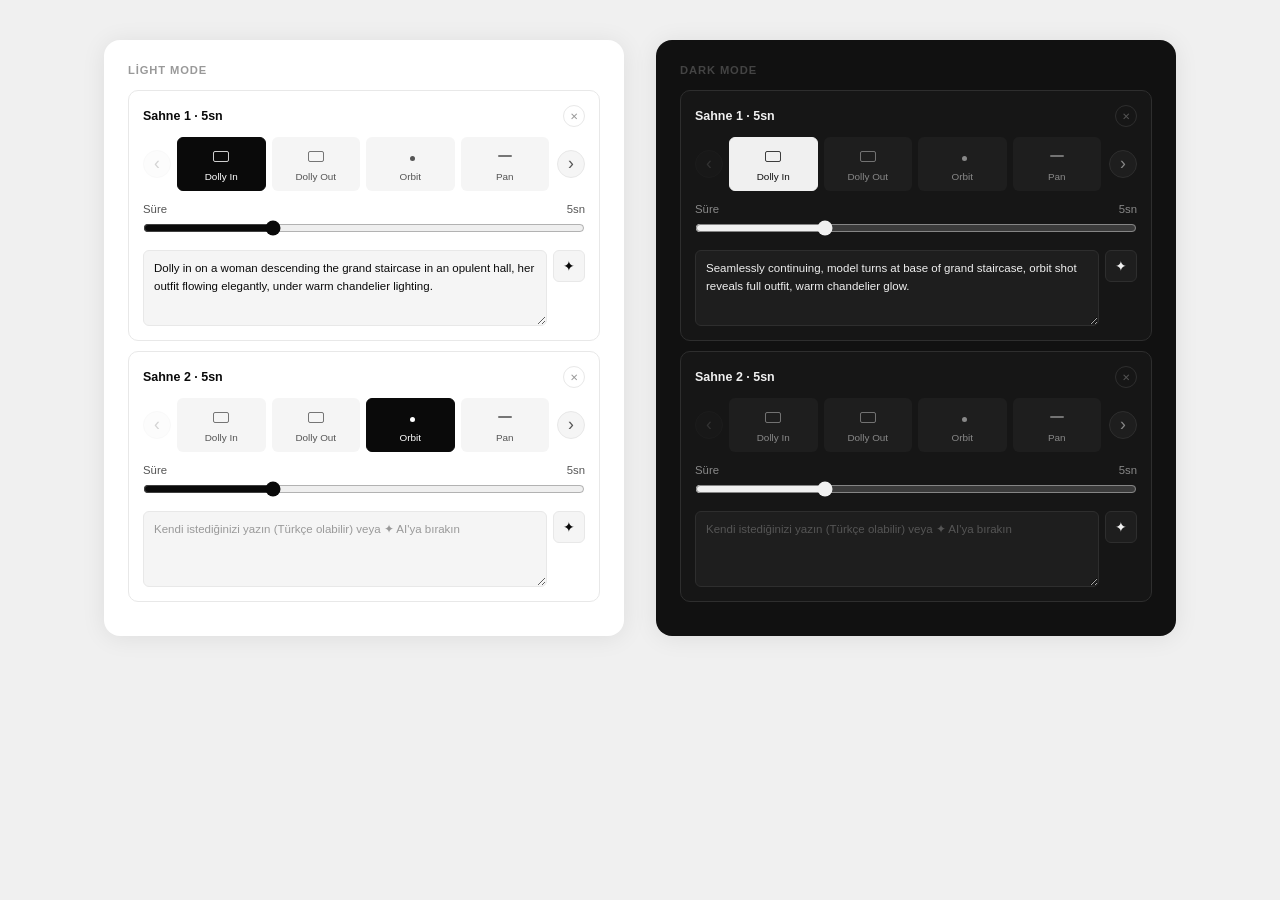
<file: preview.html>
<!DOCTYPE html>
<html lang="tr">
<head>
<meta charset="UTF-8">
<meta name="viewport" content="width=device-width, initial-scale=1.0">
<title>Shot Card Preview</title>
<style>
  * { box-sizing: border-box; margin: 0; padding: 0; }
  body {
    font-family: 'Inter', -apple-system, BlinkMacSystemFont, sans-serif;
    background: #f0f0f0;
    display: flex;
    align-items: flex-start;
    justify-content: center;
    padding: 40px 20px;
    gap: 32px;
    flex-wrap: wrap;
  }

  :root {
    --bg-secondary: #f5f5f5;
    --bg-card: #ffffff;
    --border-subtle: #e8e8e8;
    --text-primary: #0a0a0a;
    --text-secondary: #555;
    --text-muted: #999;
    --accent: #0a0a0a;
    --radius-sm: 6px;
    --radius-md: 10px;
    --transition-fast: 0.15s ease;
  }

  .preview-box {
    background: #fff;
    border-radius: 16px;
    padding: 24px;
    width: 520px;
    box-shadow: 0 2px 24px rgba(0,0,0,0.08);
  }
  .preview-label {
    font-size: 0.7rem;
    font-weight: 700;
    letter-spacing: 0.08em;
    color: #999;
    text-transform: uppercase;
    margin-bottom: 14px;
  }

  /* ─── Shot Card ─── */
  .shot-card {
    background: var(--bg-card);
    border: 1px solid var(--border-subtle);
    border-radius: var(--radius-md);
    padding: 14px;
    margin-bottom: 10px;
  }
  .shot-card-header {
    display: flex;
    align-items: center;
    justify-content: space-between;
    margin-bottom: 10px;
  }
  .shot-card-title {
    font-size: 0.78rem;
    font-weight: 600;
    color: var(--text-primary);
  }
  .shot-remove-btn {
    width: 22px; height: 22px;
    background: none;
    border: 1px solid var(--border-subtle);
    border-radius: 50%;
    cursor: pointer;
    font-size: 0.6rem;
    color: var(--text-muted);
    display: flex; align-items: center; justify-content: center;
  }
  .shot-remove-btn:hover { background: #fee2e2; border-color: #fca5a5; color: #dc2626; }

  /* ─── Carousel ─── */
  .cam-carousel {
    display: flex;
    align-items: center;
    gap: 6px;
  }
  .cam-nav-btn {
    flex-shrink: 0;
    width: 28px; height: 28px;
    background: var(--bg-secondary);
    border: 1px solid var(--border-subtle);
    border-radius: 50%;
    cursor: pointer;
    font-size: 1.1rem;
    color: var(--text-secondary);
    display: flex; align-items: center; justify-content: center;
    line-height: 1;
    transition: background var(--transition-fast), color var(--transition-fast), border-color var(--transition-fast);
    user-select: none;
  }
  .cam-nav-btn:hover:not(:disabled) { background: var(--accent); color: #fff; border-color: var(--accent); }
  .cam-nav-btn:disabled { opacity: 0.25; cursor: default; }

  .cam-track-wrapper { flex: 1; overflow: hidden; }
  .cam-track {
    display: flex;
    gap: 6px;
    transition: transform 0.25s cubic-bezier(0.4, 0, 0.2, 1);
  }

  /* ─── Cam Button ─── */
  .cam-btn {
    flex: 0 0 calc(25% - 5px);
    display: flex;
    flex-direction: column;
    align-items: center;
    gap: 5px;
    padding: 8px 4px;
    background: var(--bg-secondary);
    border: 1.5px solid transparent;
    border-radius: var(--radius-sm);
    cursor: pointer;
    font-size: 0.62rem;
    font-weight: 500;
    color: var(--text-secondary);
    transition: border-color var(--transition-fast), background var(--transition-fast), color var(--transition-fast);
    white-space: nowrap;
  }
  .cam-btn:hover { border-color: #d1d5db; color: var(--text-primary); }
  .cam-btn.active { border-color: var(--accent); background: var(--accent); color: #fff; }

  /* ─── Cam Anim Icons ─── */
  .cam-anim { width: 28px; height: 20px; display: flex; align-items: center; justify-content: center; position: relative; }
  .cam-anim-inner { width: 16px; height: 11px; border: 1.5px solid currentColor; border-radius: 2px; opacity: 0.8; }

  .dolly-in-inner  { animation: dollyIn  1.4s ease-in-out infinite; }
  .dolly-out-inner { animation: dollyOut 1.4s ease-in-out infinite; }
  @keyframes dollyIn  { 0%,100%{transform:scale(1)}   50%{transform:scale(0.58)} }
  @keyframes dollyOut { 0%,100%{transform:scale(0.58)} 50%{transform:scale(1)} }

  .orbit-dot {
    width: 5px; height: 5px; border-radius: 50%;
    background: currentColor;
    position: absolute; left: 50%; top: 50%;
    animation: orbitAnim 1.6s linear infinite;
    transform-origin: 0 0;
  }
  @keyframes orbitAnim { from{transform:rotate(0deg) translateX(9px)} to{transform:rotate(360deg) translateX(9px)} }

  .pan-line { width: 14px; height: 2px; background: currentColor; border-radius: 1px; opacity: 0.8; animation: panAnim 1.4s ease-in-out infinite; }
  @keyframes panAnim { 0%,100%{transform:translateX(-4px)} 50%{transform:translateX(4px)} }

  .tilt-line { width: 2px; height: 14px; background: currentColor; border-radius: 1px; opacity: 0.8; animation: tiltAnim 1.4s ease-in-out infinite; }
  @keyframes tiltAnim { 0%,100%{transform:translateY(3px)} 50%{transform:translateY(-3px)} }

  .tracking-rect { width: 11px; height: 9px; border: 1.5px solid currentColor; border-radius: 2px; opacity: 0.8; animation: trackingAnim 1.4s ease-in-out infinite; }
  @keyframes trackingAnim { 0%,100%{transform:translateX(-4px)} 50%{transform:translateX(4px)} }

  .crane-rect { width: 11px; height: 9px; border: 1.5px solid currentColor; border-radius: 2px; opacity: 0.8; animation: craneAnim 1.4s ease-in-out infinite; }
  @keyframes craneAnim { 0%,100%{transform:translateY(3px)} 50%{transform:translateY(-3px)} }

  .static-rect { width: 14px; height: 10px; border: 1.5px solid currentColor; border-radius: 2px; opacity: 0.8; }

  /* ─── Duration ─── */
  .shot-dur-row { margin-top: 12px; }
  .shot-dur-labels { display: flex; justify-content: space-between; font-size: 0.71rem; color: var(--text-secondary); margin-bottom: 5px; }
  input[type=range] { width: 100%; accent-color: var(--accent); cursor: pointer; }

  /* ─── Desc Row ─── */
  .shot-desc-row { display: flex; gap: 6px; align-items: flex-start; margin-top: 10px; }
  .shot-desc {
    flex: 1;
    font-family: inherit;
    font-size: 0.72rem;
    line-height: 1.6;
    color: var(--text-primary);
    background: var(--bg-secondary);
    border: 1px solid var(--border-subtle);
    border-radius: var(--radius-sm);
    padding: 8px 10px;
    resize: vertical;
    min-height: 76px;
    outline: none;
    transition: border-color var(--transition-fast);
  }
  .shot-desc:focus { border-color: var(--accent); }
  .shot-desc::placeholder { color: var(--text-muted); }
  .shot-ai-btn {
    flex-shrink: 0;
    width: 32px; height: 32px;
    background: var(--bg-secondary);
    border: 1px solid var(--border-subtle);
    border-radius: var(--radius-sm);
    color: var(--accent);
    font-size: 0.85rem;
    cursor: pointer;
    display: flex; align-items: center; justify-content: center;
    transition: background var(--transition-fast), color var(--transition-fast), border-color var(--transition-fast);
  }
  .shot-ai-btn:hover { background: var(--accent); color: #fff; border-color: var(--accent); }

  /* ─── Dark Mode ─── */
  .dark-box {
    --bg-secondary: #1e1e1e;
    --bg-card: #161616;
    --border-subtle: #2e2e2e;
    --text-primary: #f0f0f0;
    --text-secondary: #888;
    --text-muted: #555;
    --accent: #f0f0f0;
    background: #111;
    color: #f0f0f0;
  }
  .dark-box .cam-btn.active { background: #f0f0f0; color: #111; border-color: #f0f0f0; }
  .dark-box .shot-ai-btn:hover { background: #f0f0f0; color: #111; border-color: #f0f0f0; }
</style>
</head>
<body>

<!-- ── Light Mode ── -->
<div class="preview-box">
  <div class="preview-label">Light Mode</div>
  <div id="shot-0" class="shot-card"></div>
  <div id="shot-1" class="shot-card"></div>
</div>

<!-- ── Dark Mode ── -->
<div class="preview-box dark-box">
  <div class="preview-label" style="color:#444">Dark Mode</div>
  <div id="shot-2" class="shot-card"></div>
  <div id="shot-3" class="shot-card"></div>
</div>

<script>
const CAM_MOVES = [
  { value: "dolly_in",  label: "Dolly In",  icon: '<div class="cam-anim-inner dolly-in-inner"></div>' },
  { value: "dolly_out", label: "Dolly Out", icon: '<div class="cam-anim-inner dolly-out-inner"></div>' },
  { value: "orbit",     label: "Orbit",     icon: '<div class="orbit-dot"></div>' },
  { value: "pan",       label: "Pan",       icon: '<div class="pan-line"></div>' },
  { value: "tilt_up",   label: "Tilt Up",   icon: '<div class="tilt-line"></div>' },
  { value: "tracking",  label: "Tracking",  icon: '<div class="tracking-rect"></div>' },
  { value: "crane",     label: "Crane",     icon: '<div class="crane-rect"></div>' },
  { value: "static",    label: "Static",    icon: '<div class="static-rect"></div>' },
];

const PAGE = 4;
const MAX_OFFSET = CAM_MOVES.length - PAGE; // = 4

const state = {};

function buildCard(containerId, shotIdx, activeMove, defaultDesc) {
  const el = document.getElementById(containerId);
  state[shotIdx] = { offset: 0, active: activeMove };

  el.innerHTML = `
    <div class="shot-card-header">
      <span class="shot-card-title">Sahne ${shotIdx % 2 + 1} · <span id="dur-${shotIdx}">5</span>sn</span>
      <button class="shot-remove-btn">✕</button>
    </div>

    <div class="cam-carousel">
      <button class="cam-nav-btn" id="prev-${shotIdx}" onclick="shiftPage(${shotIdx},-1)">‹</button>
      <div class="cam-track-wrapper">
        <div class="cam-track" id="track-${shotIdx}">
          ${CAM_MOVES.map((cm, i) => `
            <button class="cam-btn${cm.value === activeMove ? ' active' : ''}"
                    id="btn-${shotIdx}-${i}"
                    onclick="pickCam(${shotIdx},${i})">
              <div class="cam-anim">${cm.icon}</div>
              <span>${cm.label}</span>
            </button>
          `).join('')}
        </div>
      </div>
      <button class="cam-nav-btn" id="next-${shotIdx}" onclick="shiftPage(${shotIdx},1)">›</button>
    </div>

    <div class="shot-dur-row">
      <div class="shot-dur-labels"><span>Süre</span><span><span id="dur2-${shotIdx}">5</span>sn</span></div>
      <input type="range" min="3" max="10" value="5" oninput="updateDur(${shotIdx},this.value)">
    </div>

    <div class="shot-desc-row">
      <textarea class="shot-desc" placeholder="Kendi istediğinizi yazın (Türkçe olabilir) veya ✦ AI'ya bırakın">${defaultDesc}</textarea>
      <button class="shot-ai-btn" title="AI ile sinematik prompt üret">✦</button>
    </div>
  `;

  updateNav(shotIdx);
}

function shiftPage(idx, dir) {
  state[idx].offset = Math.max(0, Math.min(MAX_OFFSET, state[idx].offset + PAGE * dir));
  applyTranslate(idx);
  updateNav(idx);
}

function applyTranslate(idx) {
  const track = document.getElementById(`track-${idx}`);
  const wrapper = track.parentElement;
  const btnW = (wrapper.offsetWidth + 6) / PAGE; // +6 gap
  track.style.transform = `translateX(-${state[idx].offset * btnW}px)`;
}

function updateNav(idx) {
  document.getElementById(`prev-${idx}`).disabled = state[idx].offset === 0;
  document.getElementById(`next-${idx}`).disabled = state[idx].offset >= MAX_OFFSET;
}

function pickCam(idx, btnIdx) {
  CAM_MOVES.forEach((_, i) => {
    document.getElementById(`btn-${idx}-${i}`)?.classList.remove('active');
  });
  document.getElementById(`btn-${idx}-${btnIdx}`)?.classList.add('active');
  state[idx].active = CAM_MOVES[btnIdx].value;
}

function updateDur(idx, val) {
  document.getElementById(`dur-${idx}`).textContent = val;
  document.getElementById(`dur2-${idx}`).textContent = val;
}

window.addEventListener('resize', () => {
  Object.keys(state).forEach(idx => applyTranslate(Number(idx)));
});

// Build all cards
buildCard('shot-0', 0, 'dolly_in',
  'Dolly in on a woman descending the grand staircase in an opulent hall, her outfit flowing elegantly, under warm chandelier lighting.');
buildCard('shot-1', 1, 'orbit', '');
buildCard('shot-2', 2, 'dolly_in',
  'Seamlessly continuing, model turns at base of grand staircase, orbit shot reveals full outfit, warm chandelier glow.');
buildCard('shot-3', 3, 'tracking', '');
</script>
</body>
</html>
</file>
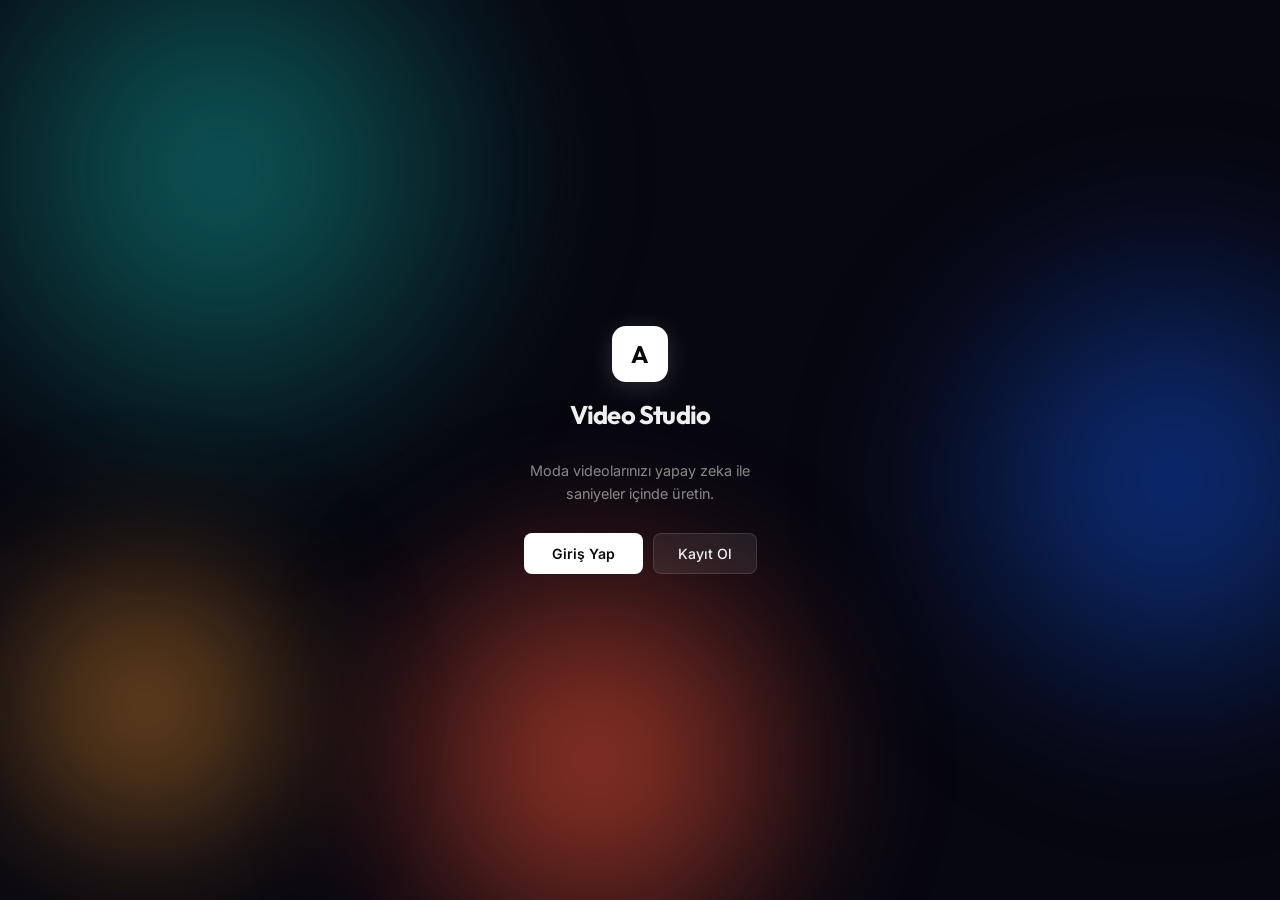
<file: frontend/login.html>
<!DOCTYPE html>
<html lang="tr">
<head>
    <meta charset="UTF-8">
    <meta name="viewport" content="width=device-width, initial-scale=1.0">
    <title>Giriş — Antigravity Video Studio</title>
    <link rel="preconnect" href="https://fonts.googleapis.com">
    <link rel="preconnect" href="https://fonts.gstatic.com" crossorigin>
    <link href="https://fonts.googleapis.com/css2?family=Inter:wght@400;500;600;700&family=Outfit:wght@600;700&display=swap" rel="stylesheet">
    <style>
        *, *::before, *::after { margin: 0; padding: 0; box-sizing: border-box; }

        :root {
            --text: #f0f0f0;
            --text-muted: #888;
            --input-bg: rgba(255, 255, 255, 0.05);
            --input-border: rgba(255, 255, 255, 0.1);
            --font: 'Inter', sans-serif;
            --font-display: 'Outfit', sans-serif;
        }

        body {
            font-family: var(--font);
            background: #070710;
            color: var(--text);
            min-height: 100vh;
            display: flex;
            align-items: center;
            justify-content: center;
            -webkit-font-smoothing: antialiased;
            overflow: hidden;
        }

        /* ── Mesh Gradient Background ── */
        #bg-shader {
            position: fixed;
            inset: 0;
            z-index: 0;
            background: #070710;
            overflow: hidden;
        }

        .bg-blob {
            position: absolute;
            border-radius: 50%;
            filter: blur(55px);
            will-change: transform;
        }

        .bg-blob-1 {
            width: 700px; height: 700px;
            background: radial-gradient(circle, #0d5e5e 0%, transparent 70%);
            top: -20%; left: -10%;
            animation: blob1 14s ease-in-out infinite alternate;
        }
        .bg-blob-2 {
            width: 600px; height: 600px;
            background: radial-gradient(circle, #0d3080 0%, transparent 70%);
            top: 20%; right: -15%;
            animation: blob2 11s ease-in-out infinite alternate;
        }
        .bg-blob-3 {
            width: 550px; height: 550px;
            background: radial-gradient(circle, #a03828 0%, transparent 70%);
            bottom: -15%; left: 25%;
            animation: blob3 16s ease-in-out infinite alternate;
        }
        .bg-blob-4 {
            width: 420px; height: 420px;
            background: radial-gradient(circle, #7a4e20 0%, transparent 70%);
            top: 55%; left: -5%;
            animation: blob4 9s ease-in-out infinite alternate;
        }

        @keyframes blob1 { from{transform:translate(0,0) scale(1)} to{transform:translate(12%,18%) scale(1.15)} }
        @keyframes blob2 { from{transform:translate(0,0) scale(1)} to{transform:translate(-10%,-14%) scale(0.88)} }
        @keyframes blob3 { from{transform:translate(0,0) scale(1)} to{transform:translate(15%,-12%) scale(1.12)} }
        @keyframes blob4 { from{transform:translate(0,0) scale(1)} to{transform:translate(8%,-20%) scale(1.2)} }

        /* ── Blur Overlay ── */
        #bg-blur {
            position: fixed;
            inset: 0;
            z-index: 1;
            pointer-events: none;
            backdrop-filter: blur(0px);
            -webkit-backdrop-filter: blur(0px);
            background: rgba(0, 0, 0, 0);
            transition: backdrop-filter 0.5s ease, background 0.5s ease;
        }

        body.form-open #bg-blur {
            backdrop-filter: blur(18px);
            -webkit-backdrop-filter: blur(18px);
            background: rgba(0, 0, 0, 0.3);
        }

        /* ── z-index layer for content ── */
        #landing-view,
        .auth-card {
            position: relative;
            z-index: 2;
        }

        /* ── Landing View ── */
        #landing-view {
            display: flex;
            flex-direction: column;
            align-items: center;
            gap: 28px;
            text-align: center;
            padding: 20px;
            transition: opacity 0.3s ease, transform 0.3s ease;
        }

        body.form-open #landing-view {
            opacity: 0;
            transform: translateY(-10px);
            pointer-events: none;
            position: absolute;
        }

        .landing-logo {
            display: flex;
            flex-direction: column;
            align-items: center;
            gap: 16px;
        }

        .landing-logo-mark {
            width: 56px; height: 56px;
            background: #fff;
            border-radius: 14px;
            display: flex; align-items: center; justify-content: center;
            font-family: var(--font-display);
            font-weight: 700;
            font-size: 1.5rem;
            color: #0a0a0a;
            box-shadow: 0 4px 24px rgba(255,255,255,0.15);
        }

        .landing-brand {
            font-family: var(--font-display);
            font-weight: 700;
            font-size: 1.6rem;
            letter-spacing: -0.03em;
            color: var(--text);
        }

        .landing-tagline {
            font-size: 0.9rem;
            color: var(--text-muted);
            max-width: 280px;
            line-height: 1.6;
        }

        .landing-actions {
            display: flex;
            gap: 10px;
        }

        .landing-btn-primary {
            padding: 11px 28px;
            background: #fff;
            color: #0a0a0a;
            border: none;
            border-radius: 8px;
            font-family: var(--font);
            font-weight: 600;
            font-size: 0.88rem;
            cursor: pointer;
            transition: opacity 0.15s ease, transform 0.15s ease;
        }
        .landing-btn-primary:hover { opacity: 0.88; transform: translateY(-1px); }

        .landing-btn-secondary {
            padding: 11px 24px;
            background: rgba(255,255,255,0.08);
            color: var(--text);
            border: 1px solid rgba(255,255,255,0.12);
            border-radius: 8px;
            font-family: var(--font);
            font-weight: 500;
            font-size: 0.88rem;
            cursor: pointer;
            text-decoration: none;
            display: inline-flex; align-items: center;
            transition: background 0.15s ease, transform 0.15s ease;
        }
        .landing-btn-secondary:hover { background: rgba(255,255,255,0.13); transform: translateY(-1px); }

        /* ── Auth Card ── */
        .auth-card {
            width: 100%;
            max-width: 400px;
            background: rgba(8, 8, 16, 0.72);
            backdrop-filter: blur(24px);
            -webkit-backdrop-filter: blur(24px);
            border: 1px solid rgba(255,255,255,0.07);
            border-radius: 18px;
            padding: 40px 36px;
            margin: 20px;
            box-shadow: 0 8px 40px rgba(0,0,0,0.5), 0 1px 0 rgba(255,255,255,0.05) inset;

            /* Hidden by default — slides up on open */
            opacity: 0;
            transform: translateY(24px);
            pointer-events: none;
            display: none;
            transition: opacity 0.4s ease, transform 0.4s ease;
        }

        body.form-open .auth-card {
            opacity: 1;
            transform: translateY(0);
            pointer-events: auto;
        }

        .auth-logo {
            display: flex;
            align-items: center;
            gap: 10px;
            margin-bottom: 32px;
        }

        .auth-logo-mark {
            width: 34px; height: 34px;
            background: #fff;
            border-radius: 8px;
            display: flex; align-items: center; justify-content: center;
            font-family: var(--font-display);
            font-weight: 700;
            font-size: 1rem;
            color: #0a0a0a;
        }

        .auth-logo-name {
            font-family: var(--font-display);
            font-weight: 700;
            font-size: 1rem;
            color: var(--text);
            letter-spacing: -0.02em;
        }

        .auth-title {
            font-family: var(--font-display);
            font-weight: 700;
            font-size: 1.4rem;
            color: var(--text);
            letter-spacing: -0.02em;
            margin-bottom: 6px;
        }

        .auth-sub {
            font-size: 0.82rem;
            color: var(--text-muted);
            margin-bottom: 28px;
        }

        .form-group {
            display: flex;
            flex-direction: column;
            gap: 6px;
            margin-bottom: 16px;
        }

        .form-label {
            font-size: 0.72rem;
            font-weight: 500;
            color: var(--text-muted);
            text-transform: uppercase;
            letter-spacing: 0.05em;
        }

        .form-input {
            width: 100%;
            padding: 10px 14px;
            font-size: 0.85rem;
            border: 1px solid var(--input-border);
            border-radius: 8px;
            background: var(--input-bg);
            color: var(--text);
            font-family: var(--font);
            outline: none;
            transition: border-color 0.15s ease, background 0.15s ease;
        }

        .form-input:focus {
            border-color: rgba(255,255,255,0.25);
            background: rgba(255,255,255,0.08);
        }

        .form-input::placeholder { color: rgba(255,255,255,0.18); }

        .submit-btn {
            width: 100%;
            padding: 11px;
            margin-top: 8px;
            background: linear-gradient(135deg, #fff 0%, #e0e0e0 100%);
            color: #0a0a0a;
            border: none;
            border-radius: 8px;
            font-family: var(--font);
            font-weight: 600;
            font-size: 0.85rem;
            cursor: pointer;
            transition: opacity 0.15s ease, transform 0.15s ease;
        }

        .submit-btn:hover:not(:disabled) { opacity: 0.9; transform: translateY(-1px); }
        .submit-btn:disabled { opacity: 0.4; cursor: not-allowed; }

        .auth-footer {
            text-align: center;
            margin-top: 22px;
            font-size: 0.78rem;
            color: var(--text-muted);
        }

        .auth-footer a { color: var(--text); text-decoration: none; font-weight: 500; }
        .auth-footer a:hover { text-decoration: underline; }

        .error-box {
            display: none;
            align-items: center;
            gap: 8px;
            padding: 10px 14px;
            background: rgba(184,84,80,0.1);
            border: 1px solid rgba(184,84,80,0.3);
            border-radius: 8px;
            color: #d97370;
            font-size: 0.78rem;
            margin-bottom: 16px;
        }
        .error-box.show { display: flex; }
    </style>
</head>
<body>

<!-- Gradient background -->
<div id="bg-shader">
    <div class="bg-blob bg-blob-1"></div>
    <div class="bg-blob bg-blob-2"></div>
    <div class="bg-blob bg-blob-3"></div>
    <div class="bg-blob bg-blob-4"></div>
</div>

<!-- Blur overlay — activates on form open -->
<div id="bg-blur"></div>

<!-- Landing view -->
<div id="landing-view">
    <div class="landing-logo">
        <div class="landing-logo-mark">A</div>
        <div class="landing-brand">Video Studio</div>
    </div>
    <p class="landing-tagline">Moda videolarınızı yapay zeka ile saniyeler içinde üretin.</p>
    <div class="landing-actions">
        <button class="landing-btn-primary" onclick="openLogin()">Giriş Yap</button>
        <a class="landing-btn-secondary" href="/register">Kayıt Ol</a>
    </div>
</div>

<!-- Auth card — hidden until openLogin() -->
<div class="auth-card">
    <div class="auth-logo">
        <div class="auth-logo-mark">A</div>
        <div class="auth-logo-name">Video Studio</div>
    </div>

    <h1 class="auth-title">Giriş Yap</h1>
    <p class="auth-sub">Hesabınıza erişmek için giriş yapın.</p>

    <div class="error-box" id="error-box">
        <span>⚠</span>
        <span id="error-msg"></span>
    </div>

    <form id="login-form">
        <div class="form-group">
            <label class="form-label" for="email">E-posta</label>
            <input class="form-input" type="email" id="email" placeholder="ornek@mail.com" required autocomplete="email">
        </div>
        <div class="form-group">
            <label class="form-label" for="password">Şifre</label>
            <input class="form-input" type="password" id="password" placeholder="••••••••" required autocomplete="current-password">
        </div>
        <button class="submit-btn" type="submit" id="submit-btn">Giriş Yap</button>
    </form>

    <div class="auth-footer">
        Hesabın yok mu? <a href="/register">Kayıt ol</a>
    </div>
</div>

<script>
    // Already logged in → redirect
    if (localStorage.getItem('auth_token')) {
        window.location.href = '/';
    }

    function openLogin() {
        // Step 1: make card visible in DOM (display:none → block) so transition can fire
        const card = document.querySelector('.auth-card');
        card.style.display = 'block';
        // Step 2: after two rAFs (browser paints once), add class to trigger transitions
        requestAnimationFrame(() => {
            requestAnimationFrame(() => {
                document.body.classList.add('form-open');
                document.getElementById('email')?.focus();
            });
        });
    }

    document.getElementById('login-form').addEventListener('submit', async (e) => {
        e.preventDefault();
        const btn = document.getElementById('submit-btn');
        const errorBox = document.getElementById('error-box');
        const errorMsg = document.getElementById('error-msg');

        errorBox.classList.remove('show');
        btn.disabled = true;
        btn.textContent = 'Giriş yapılıyor…';

        try {
            const res = await fetch('/auth/login', {
                method: 'POST',
                headers: { 'Content-Type': 'application/json' },
                body: JSON.stringify({
                    email: document.getElementById('email').value.trim(),
                    password: document.getElementById('password').value,
                }),
            });

            let data = {};
            try { data = await res.json(); } catch {}

            if (!res.ok) {
                errorMsg.textContent = data.detail || 'Giriş başarısız.';
                errorBox.classList.add('show');
                return;
            }

            localStorage.setItem('auth_token', data.access_token);
            localStorage.setItem('auth_refresh_token', data.refresh_token || '');
            localStorage.setItem('auth_expires_at', String(data.expires_at || ''));
            localStorage.setItem('auth_user', JSON.stringify(data.user));
            window.location.href = '/';
        } catch {
            errorMsg.textContent = 'Bağlantı hatası. Lütfen tekrar deneyin.';
            errorBox.classList.add('show');
        } finally {
            btn.disabled = false;
            btn.textContent = 'Giriş Yap';
        }
    });
</script>

</body>
</html>
</file>
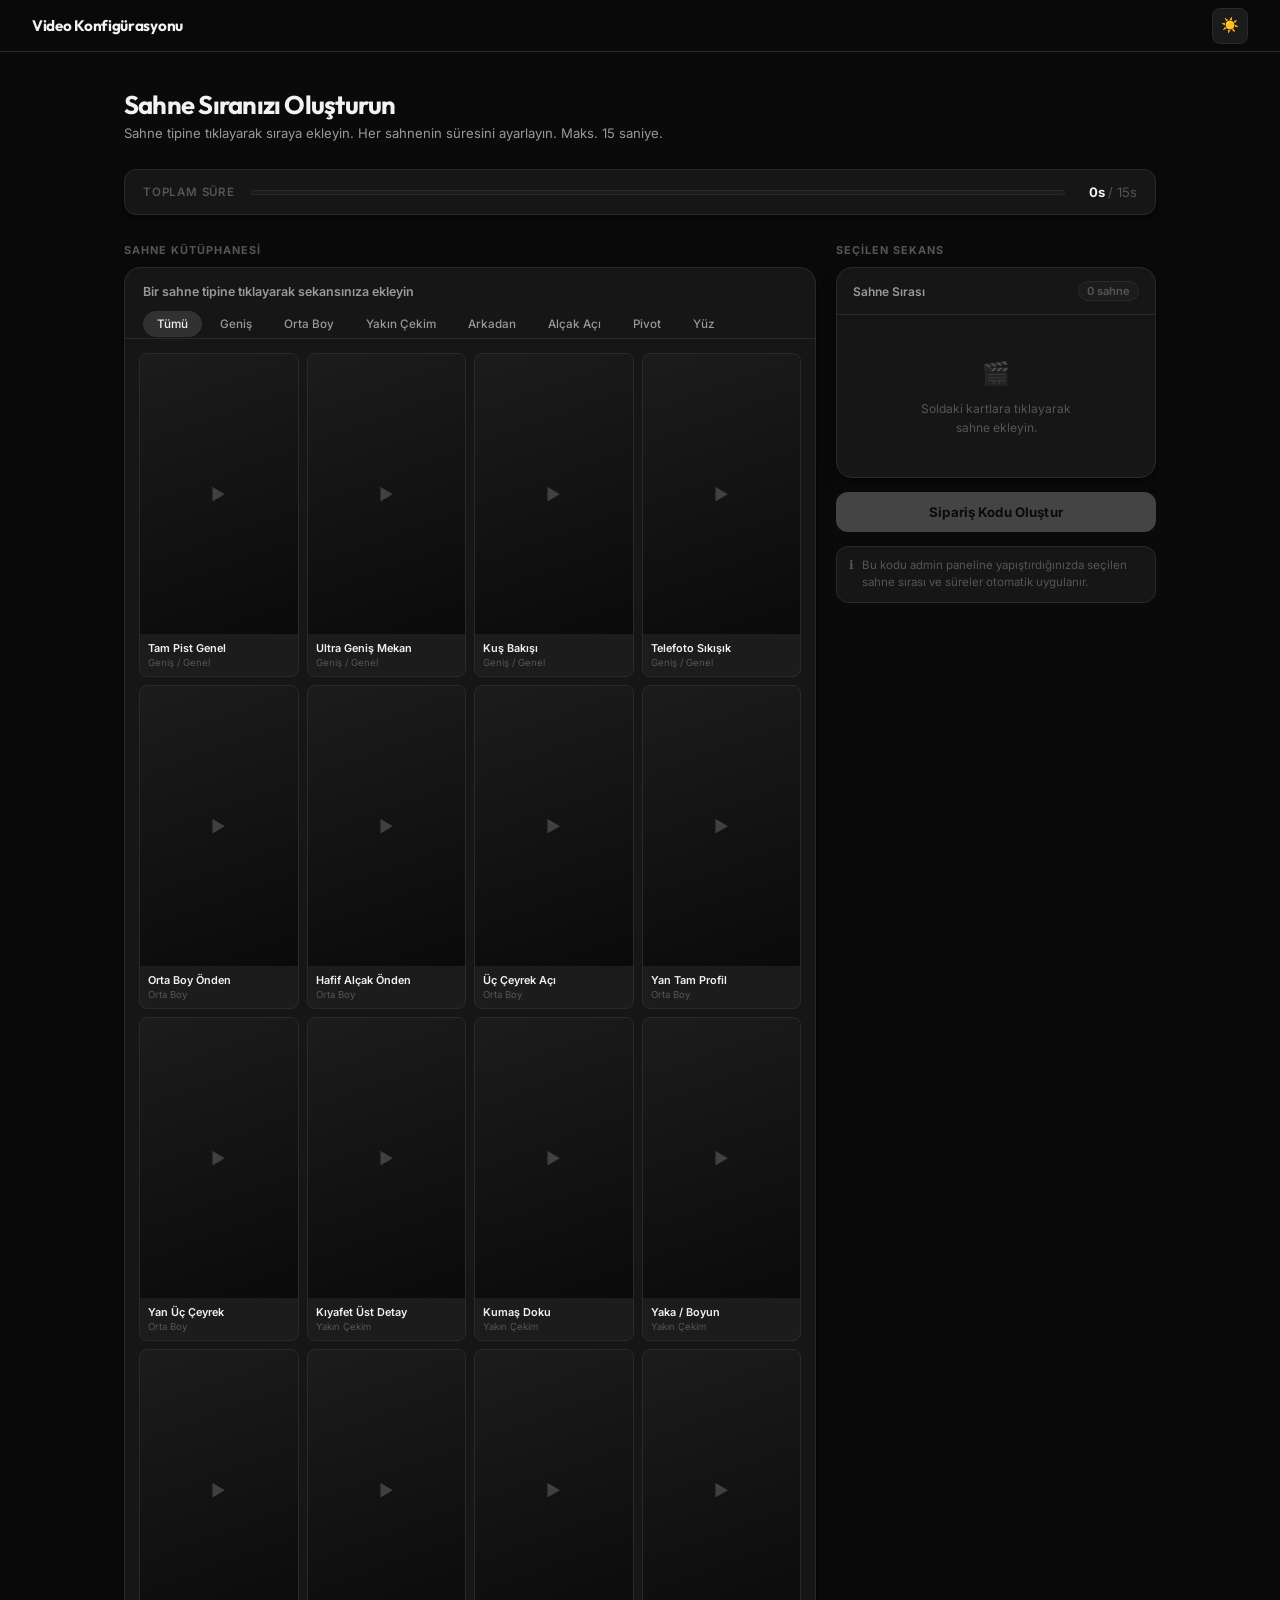
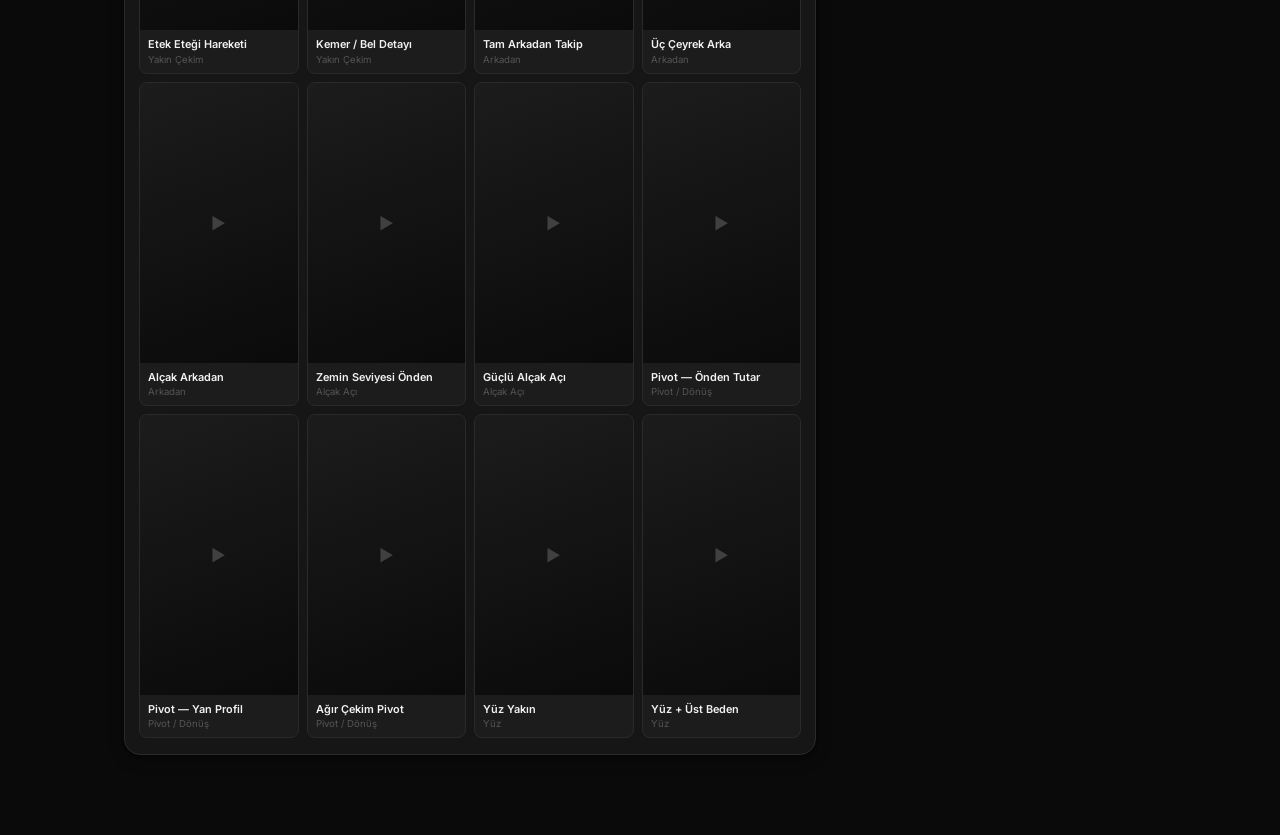
<file: frontend/order-preview.html>
<!DOCTYPE html>
<html lang="tr" data-theme="dark">
<head>
    <meta charset="UTF-8">
    <meta name="viewport" content="width=device-width, initial-scale=1.0">
    <title>Video Konfigürasyonu</title>
    <link rel="preconnect" href="https://fonts.googleapis.com">
    <link rel="preconnect" href="https://fonts.gstatic.com" crossorigin>
    <link href="https://fonts.googleapis.com/css2?family=Inter:wght@400;500;600;700&family=Outfit:wght@600;700&display=swap" rel="stylesheet">
    <style>
        *, *::before, *::after { margin: 0; padding: 0; box-sizing: border-box; }

        /* ── Theme tokens ── */
        :root {
            --font: 'Inter', sans-serif;
            --font-display: 'Outfit', sans-serif;
            --radius-sm: 8px;
            --radius-md: 12px;
            --radius-lg: 16px;
        }

        [data-theme="dark"] {
            --bg:          #0a0a0a;
            --bg-raised:   #111111;
            --surface:     #161616;
            --surface-2:   #1c1c1c;
            --border:      #2a2a2a;
            --border-2:    #333333;
            --text:        #f2f2f2;
            --text-2:      #999999;
            --text-3:      #555555;
            --accent:      #f2f2f2;
            --accent-inv:  #0a0a0a;
            --accent-soft: rgba(242,242,242,0.08);
            --accent-soft2:rgba(242,242,242,0.12);
            --green:       #4ade80;
            --green-bg:    rgba(74,222,128,0.1);
            --amber:       #fbbf24;
            --amber-bg:    rgba(251,191,36,0.1);
            --red:         #f87171;
            --red-bg:      rgba(248,113,113,0.1);
            --shadow:      0 1px 3px rgba(0,0,0,0.4), 0 4px 16px rgba(0,0,0,0.3);
        }

        [data-theme="light"] {
            --bg:          #f5f5f5;
            --bg-raised:   #ffffff;
            --surface:     #ffffff;
            --surface-2:   #f0f0f0;
            --border:      #e5e5e5;
            --border-2:    #d4d4d4;
            --text:        #0a0a0a;
            --text-2:      #6b6b6b;
            --text-3:      #b0b0b0;
            --accent:      #0a0a0a;
            --accent-inv:  #f2f2f2;
            --accent-soft: rgba(0,0,0,0.06);
            --accent-soft2:rgba(0,0,0,0.1);
            --green:       #16a34a;
            --green-bg:    rgba(22,163,74,0.08);
            --amber:       #d97706;
            --amber-bg:    rgba(217,119,6,0.08);
            --red:         #dc2626;
            --red-bg:      rgba(220,38,38,0.08);
            --shadow:      0 1px 3px rgba(0,0,0,0.08), 0 4px 16px rgba(0,0,0,0.06);
        }

        body {
            font-family: var(--font);
            background: var(--bg);
            color: var(--text);
            min-height: 100vh;
            -webkit-font-smoothing: antialiased;
            transition: background 0.2s ease, color 0.2s ease;
        }

        /* ── Top bar ── */
        .topbar {
            position: sticky;
            top: 0;
            z-index: 100;
            background: var(--bg);
            border-bottom: 1px solid var(--border);
            padding: 0 32px;
            height: 52px;
            display: flex;
            align-items: center;
            justify-content: space-between;
        }

        [data-theme="dark"] .topbar {
            background: rgba(10,10,10,0.85);
            backdrop-filter: blur(12px);
            -webkit-backdrop-filter: blur(12px);
        }
        [data-theme="light"] .topbar {
            background: rgba(245,245,245,0.85);
            backdrop-filter: blur(12px);
            -webkit-backdrop-filter: blur(12px);
        }

        .topbar-title {
            font-family: var(--font-display);
            font-weight: 700;
            font-size: 0.95rem;
            letter-spacing: -0.02em;
            color: var(--text);
        }

        .topbar-right {
            display: flex;
            align-items: center;
            gap: 12px;
        }

        /* ── Theme toggle ── */
        .theme-toggle {
            width: 36px; height: 36px;
            background: var(--accent-soft);
            border: 1px solid var(--border);
            border-radius: var(--radius-sm);
            cursor: pointer;
            display: flex; align-items: center; justify-content: center;
            font-size: 0.9rem;
            color: var(--text-2);
            transition: background 0.15s, border-color 0.15s, color 0.15s;
        }
        .theme-toggle:hover { background: var(--accent-soft2); color: var(--text); border-color: var(--border-2); }

        /* ── Page layout ── */
        .page {
            max-width: 1080px;
            margin: 0 auto;
            padding: 36px 24px 80px;
        }

        .page-head {
            margin-bottom: 28px;
        }
        .page-title {
            font-family: var(--font-display);
            font-weight: 700;
            font-size: 1.6rem;
            letter-spacing: -0.03em;
            color: var(--text);
            margin-bottom: 4px;
        }
        .page-sub {
            font-size: 0.82rem;
            color: var(--text-2);
        }

        /* ── Duration bar ── */
        .dur-bar {
            background: var(--surface);
            border: 1px solid var(--border);
            border-radius: var(--radius-md);
            padding: 14px 18px;
            display: flex;
            align-items: center;
            gap: 16px;
            margin-bottom: 28px;
            box-shadow: var(--shadow);
        }
        .dur-label {
            font-size: 0.72rem;
            font-weight: 600;
            color: var(--text-3);
            text-transform: uppercase;
            letter-spacing: 0.07em;
            white-space: nowrap;
        }
        .dur-track {
            flex: 1;
            height: 5px;
            background: var(--surface-2);
            border-radius: 3px;
            overflow: hidden;
            border: 1px solid var(--border);
        }
        .dur-fill {
            height: 100%;
            border-radius: 3px;
            background: var(--green);
            transition: width 0.25s ease, background 0.25s ease;
        }
        .dur-fill.warn { background: var(--amber); }
        .dur-fill.full  { background: var(--red); }
        .dur-value {
            font-size: 0.82rem;
            font-weight: 700;
            white-space: nowrap;
            min-width: 56px;
            text-align: right;
            color: var(--text);
        }
        .dur-value em { color: var(--text-3); font-style: normal; font-weight: 400; }

        /* ── Columns ── */
        .columns {
            display: grid;
            grid-template-columns: 1fr 320px;
            gap: 20px;
            align-items: start;
        }

        /* ── Section label ── */
        .sec-label {
            font-size: 0.68rem;
            font-weight: 700;
            letter-spacing: 0.09em;
            text-transform: uppercase;
            color: var(--text-3);
            margin-bottom: 10px;
        }

        /* ── Library panel ── */
        .library-panel {
            background: var(--surface);
            border: 1px solid var(--border);
            border-radius: var(--radius-lg);
            overflow: hidden;
            box-shadow: var(--shadow);
        }
        .lib-top {
            padding: 16px 18px 0;
            border-bottom: 1px solid var(--border);
        }
        .lib-top-title {
            font-size: 0.78rem;
            font-weight: 600;
            color: var(--text-2);
            margin-bottom: 12px;
        }
        .cat-row {
            display: flex;
            gap: 4px;
            overflow-x: auto;
            scrollbar-width: none;
            padding-bottom: 1px;
        }
        .cat-row::-webkit-scrollbar { display: none; }
        .cat-btn {
            flex-shrink: 0;
            padding: 5px 13px;
            border-radius: 20px;
            font-size: 0.73rem;
            font-weight: 500;
            color: var(--text-2);
            background: none;
            border: 1px solid transparent;
            cursor: pointer;
            white-space: nowrap;
            transition: all 0.12s ease;
            font-family: var(--font);
        }
        .cat-btn:hover { color: var(--text); background: var(--accent-soft); border-color: var(--border); }
        .cat-btn.on { color: var(--text); background: var(--accent-soft2); border-color: var(--border-2); }

        .lib-grid {
            display: grid;
            grid-template-columns: repeat(4, 1fr);
            gap: 8px;
            padding: 14px 14px 16px;
        }

        /* ── Shot card ── */
        .shot-card {
            border-radius: var(--radius-sm);
            overflow: hidden;
            border: 1.5px solid var(--border);
            cursor: pointer;
            transition: border-color 0.12s, transform 0.12s, box-shadow 0.12s;
            background: var(--surface-2);
            position: relative;
        }
        .shot-card:hover {
            border-color: var(--border-2);
            transform: translateY(-2px);
            box-shadow: var(--shadow);
        }
        .shot-card.on {
            border-color: var(--accent);
            background: var(--accent-soft);
        }
        .shot-video-wrap {
            width: 100%;
            aspect-ratio: 9/16;
            background: var(--bg);
            position: relative;
            overflow: hidden;
            display: flex; align-items: center; justify-content: center;
        }
        .shot-video-wrap video {
            width: 100%; height: 100%; object-fit: cover;
        }
        .shot-placeholder {
            width: 100%; height: 100%;
            display: flex; align-items: center; justify-content: center;
            background: linear-gradient(160deg, var(--surface-2) 0%, var(--bg) 100%);
        }
        .shot-placeholder-icon {
            font-size: 1rem;
            opacity: 0.2;
        }
        .shot-check {
            position: absolute;
            top: 5px; right: 5px;
            width: 20px; height: 20px;
            border-radius: 50%;
            background: var(--accent);
            color: var(--accent-inv);
            font-size: 0.6rem;
            font-weight: 700;
            display: flex; align-items: center; justify-content: center;
            opacity: 0;
            transition: opacity 0.12s;
        }
        .shot-card:hover .shot-check { opacity: 0.5; }
        .shot-card.on .shot-check { opacity: 1; }
        .shot-info {
            padding: 7px 8px 8px;
        }
        .shot-name {
            font-size: 0.68rem;
            font-weight: 600;
            line-height: 1.3;
            color: var(--text);
        }
        .shot-cat {
            font-size: 0.6rem;
            color: var(--text-3);
            margin-top: 2px;
        }

        /* ── Right panel ── */
        .right-col {
            display: flex;
            flex-direction: column;
            gap: 14px;
        }

        .panel {
            background: var(--surface);
            border: 1px solid var(--border);
            border-radius: var(--radius-lg);
            overflow: hidden;
            box-shadow: var(--shadow);
        }
        .panel-head {
            padding: 13px 16px;
            border-bottom: 1px solid var(--border);
            display: flex;
            align-items: center;
            justify-content: space-between;
        }
        .panel-title {
            font-size: 0.75rem;
            font-weight: 600;
            color: var(--text-2);
        }
        .panel-count {
            font-size: 0.7rem;
            font-weight: 600;
            color: var(--text-3);
            background: var(--surface-2);
            border: 1px solid var(--border);
            border-radius: 10px;
            padding: 2px 8px;
        }
        .panel-body {
            padding: 12px;
        }

        /* ── Sequence empty ── */
        .seq-empty {
            text-align: center;
            padding: 28px 12px;
            color: var(--text-3);
            font-size: 0.75rem;
            line-height: 1.6;
        }
        .seq-empty-icon { font-size: 1.4rem; margin-bottom: 8px; opacity: 0.3; }

        /* ── Sequence slot ── */
        .slot {
            display: flex;
            align-items: center;
            gap: 8px;
            padding: 8px 10px;
            background: var(--surface-2);
            border: 1px solid var(--border);
            border-radius: var(--radius-sm);
            margin-bottom: 6px;
            transition: border-color 0.1s;
        }
        .slot:last-child { margin-bottom: 0; }
        .slot:hover { border-color: var(--border-2); }

        .slot-num {
            width: 20px; height: 20px;
            border-radius: 50%;
            background: var(--accent-soft2);
            border: 1px solid var(--border-2);
            font-size: 0.6rem;
            font-weight: 700;
            color: var(--text-2);
            display: flex; align-items: center; justify-content: center;
            flex-shrink: 0;
        }
        .slot-thumb {
            width: 26px; height: 46px;
            border-radius: 4px;
            background: var(--bg);
            flex-shrink: 0;
            overflow: hidden;
            border: 1px solid var(--border);
        }
        .slot-thumb video, .slot-thumb img {
            width: 100%; height: 100%; object-fit: cover;
        }
        .slot-thumb-empty {
            width: 100%; height: 100%;
            display: flex; align-items: center; justify-content: center;
            font-size: 0.5rem;
            color: var(--text-3);
        }
        .slot-body {
            flex: 1;
            min-width: 0;
        }
        .slot-name {
            font-size: 0.71rem;
            font-weight: 600;
            white-space: nowrap;
            overflow: hidden;
            text-overflow: ellipsis;
            color: var(--text);
        }
        .slot-dur {
            display: flex;
            align-items: center;
            gap: 5px;
            margin-top: 4px;
        }
        .dur-btn {
            width: 18px; height: 18px;
            border-radius: 4px;
            background: var(--accent-soft);
            border: 1px solid var(--border);
            color: var(--text);
            font-size: 0.75rem;
            cursor: pointer;
            display: flex; align-items: center; justify-content: center;
            transition: background 0.1s, border-color 0.1s;
            font-family: var(--font);
        }
        .dur-btn:hover { background: var(--accent-soft2); border-color: var(--border-2); }
        .dur-btn:disabled { opacity: 0.3; cursor: not-allowed; }
        .dur-num {
            font-size: 0.72rem;
            font-weight: 700;
            min-width: 20px;
            text-align: center;
            color: var(--text);
        }
        .dur-unit {
            font-size: 0.62rem;
            color: var(--text-3);
        }
        .slot-del {
            width: 20px; height: 20px;
            border-radius: 4px;
            background: none;
            border: none;
            color: var(--text-3);
            cursor: pointer;
            font-size: 0.75rem;
            display: flex; align-items: center; justify-content: center;
            flex-shrink: 0;
            transition: color 0.1s, background 0.1s;
        }
        .slot-del:hover { color: var(--red); background: var(--red-bg); }

        /* ── Generate button ── */
        .gen-btn {
            width: 100%;
            padding: 12px;
            background: var(--accent);
            color: var(--accent-inv);
            border: none;
            border-radius: var(--radius-md);
            font-family: var(--font);
            font-weight: 700;
            font-size: 0.83rem;
            cursor: pointer;
            letter-spacing: 0.01em;
            transition: opacity 0.15s, transform 0.15s;
        }
        .gen-btn:hover:not(:disabled) { opacity: 0.88; transform: translateY(-1px); }
        .gen-btn:disabled { opacity: 0.25; cursor: not-allowed; transform: none; }

        /* ── Code output ── */
        .code-panel {
            background: var(--surface);
            border: 1px solid var(--border);
            border-radius: var(--radius-lg);
            overflow: hidden;
            box-shadow: var(--shadow);
        }
        .code-head {
            display: flex;
            align-items: center;
            justify-content: space-between;
            padding: 10px 14px;
            border-bottom: 1px solid var(--border);
        }
        .code-title {
            font-size: 0.68rem;
            font-weight: 700;
            letter-spacing: 0.08em;
            text-transform: uppercase;
            color: var(--text-3);
        }
        .copy-btn {
            font-size: 0.7rem;
            font-weight: 600;
            color: var(--text-2);
            background: var(--accent-soft);
            border: 1px solid var(--border);
            border-radius: 6px;
            padding: 3px 10px;
            cursor: pointer;
            font-family: var(--font);
            transition: all 0.1s;
        }
        .copy-btn:hover { color: var(--text); border-color: var(--border-2); background: var(--accent-soft2); }
        .copy-btn.done { color: var(--green); border-color: var(--green); }

        .code-body {
            padding: 20px 14px;
            font-family: 'SF Mono', 'Fira Code', 'Consolas', monospace;
            font-size: 2rem;
            font-weight: 700;
            letter-spacing: 0.25em;
            text-align: center;
            color: var(--text);
            white-space: pre-wrap;
            word-break: break-all;
        }

        /* ── Info note ── */
        .note {
            display: flex;
            gap: 8px;
            padding: 10px 12px;
            background: var(--surface);
            border: 1px solid var(--border);
            border-radius: var(--radius-md);
            font-size: 0.72rem;
            color: var(--text-3);
            line-height: 1.5;
        }
        .note-icon { flex-shrink: 0; }

        /* ── Responsive ── */
        @media (max-width: 820px) {
            .topbar { padding: 0 16px; }
            .page { padding: 24px 14px 60px; }
            .columns { grid-template-columns: 1fr; }
            .right-col { order: -1; }
            .lib-grid { grid-template-columns: repeat(3, 1fr); }
        }
        @media (max-width: 480px) {
            .lib-grid { grid-template-columns: repeat(2, 1fr); }
        }
    </style>
</head>
<body>

<!-- Top bar -->
<div class="topbar">
    <div class="topbar-title">Video Konfigürasyonu</div>
    <div class="topbar-right">
        <button class="theme-toggle" id="theme-btn" onclick="toggleTheme()" title="Tema değiştir">
            <span id="theme-icon">☀️</span>
        </button>
    </div>
</div>

<div class="page">

    <div class="page-head">
        <h1 class="page-title">Sahne Sıranızı Oluşturun</h1>
        <p class="page-sub">Sahne tipine tıklayarak sıraya ekleyin. Her sahnenin süresini ayarlayın. Maks. 15 saniye.</p>
    </div>

    <!-- Duration bar -->
    <div class="dur-bar">
        <div class="dur-label">Toplam Süre</div>
        <div class="dur-track">
            <div class="dur-fill" id="dur-fill"></div>
        </div>
        <div class="dur-value" id="dur-value">0s <em>/ 15s</em></div>
    </div>

    <div class="columns">

        <!-- Left: Library -->
        <div>
            <div class="sec-label">Sahne Kütüphanesi</div>
            <div class="library-panel">
                <div class="lib-top">
                    <div class="lib-top-title">Bir sahne tipine tıklayarak sekansınıza ekleyin</div>
                    <div class="cat-row" id="cat-row"></div>
                </div>
                <div class="lib-grid" id="lib-grid"></div>
            </div>
        </div>

        <!-- Right: Sequence + actions -->
        <div class="right-col">

            <div>
                <div class="sec-label">Seçilen Sekans</div>
                <div class="panel">
                    <div class="panel-head">
                        <div class="panel-title">Sahne Sırası</div>
                        <div class="panel-count" id="seq-count">0 sahne</div>
                    </div>
                    <div class="panel-body">
                        <div class="seq-empty" id="seq-empty">
                            <div class="seq-empty-icon">🎬</div>
                            Soldaki kartlara tıklayarak<br>sahne ekleyin.
                        </div>
                        <div id="seq-list"></div>
                    </div>
                </div>
            </div>

            <button class="gen-btn" id="gen-btn" onclick="generateCode()" disabled>
                Sipariş Kodu Oluştur
            </button>

            <div class="code-panel" id="code-panel" style="display:none">
                <div class="code-head">
                    <div class="code-title">Sipariş Kodu</div>
                    <button class="copy-btn" id="copy-btn" onclick="copyCode()">Kopyala</button>
                </div>
                <div class="code-body" id="code-body"></div>
            </div>

            <div class="note">
                <span class="note-icon">ℹ</span>
                <span>Bu kodu admin paneline yapıştırdığınızda seçilen sahne sırası ve süreler otomatik uygulanır.</span>
            </div>

        </div>
    </div>
</div>

<script>
// ── Shot data ─────────────────────────────────────────────────────
const SHOTS = [
    { id:'wide_full',     cat:'wide',    name:'Tam Pist Genel',       sub:'Geniş / Genel',  video:null },
    { id:'wide_ultra',    cat:'wide',    name:'Ultra Geniş Mekan',    sub:'Geniş / Genel',  video:null },
    { id:'wide_overhead', cat:'wide',    name:'Kuş Bakışı',           sub:'Geniş / Genel',  video:null },
    { id:'wide_tele',     cat:'wide',    name:'Telefoto Sıkışık',     sub:'Geniş / Genel',  video:null },
    { id:'med_frontal',   cat:'medium',  name:'Orta Boy Önden',       sub:'Orta Boy',       video:null },
    { id:'med_low',       cat:'medium',  name:'Hafif Alçak Önden',    sub:'Orta Boy',       video:null },
    { id:'med_3q',        cat:'medium',  name:'Üç Çeyrek Açı',        sub:'Orta Boy',       video:null },
    { id:'side_full',     cat:'medium',  name:'Yan Tam Profil',       sub:'Orta Boy',       video:null },
    { id:'side_3q',       cat:'medium',  name:'Yan Üç Çeyrek',        sub:'Orta Boy',       video:null },
    { id:'cu_jacket',     cat:'closeup', name:'Kıyafet Üst Detay',    sub:'Yakın Çekim',    video:null },
    { id:'cu_fabric',     cat:'closeup', name:'Kumaş Doku',           sub:'Yakın Çekim',    video:null },
    { id:'cu_collar',     cat:'closeup', name:'Yaka / Boyun',         sub:'Yakın Çekim',    video:null },
    { id:'cu_hem',        cat:'closeup', name:'Etek Eteği Hareketi',  sub:'Yakın Çekim',    video:null },
    { id:'cu_belt',       cat:'closeup', name:'Kemer / Bel Detayı',   sub:'Yakın Çekim',    video:null },
    { id:'rear_full',     cat:'rear',    name:'Tam Arkadan Takip',    sub:'Arkadan',         video:null },
    { id:'rear_3q',       cat:'rear',    name:'Üç Çeyrek Arka',       sub:'Arkadan',         video:null },
    { id:'rear_low',      cat:'rear',    name:'Alçak Arkadan',        sub:'Arkadan',         video:null },
    { id:'low_front',     cat:'low',     name:'Zemin Seviyesi Önden', sub:'Alçak Açı',      video:null },
    { id:'low_power',     cat:'low',     name:'Güçlü Alçak Açı',     sub:'Alçak Açı',      video:null },
    { id:'pivot_front',   cat:'pivot',   name:'Pivot — Önden Tutar',  sub:'Pivot / Dönüş',  video:null },
    { id:'pivot_side',    cat:'pivot',   name:'Pivot — Yan Profil',   sub:'Pivot / Dönüş',  video:null },
    { id:'pivot_slow',    cat:'pivot',   name:'Ağır Çekim Pivot',     sub:'Pivot / Dönüş',  video:null },
    { id:'face_close',    cat:'face',    name:'Yüz Yakın',            sub:'Yüz',             video:null },
    { id:'face_med',      cat:'face',    name:'Yüz + Üst Beden',      sub:'Yüz',             video:null },
];

const CATS = [
    { id:'all',     label:'Tümü'         },
    { id:'wide',    label:'Geniş'        },
    { id:'medium',  label:'Orta Boy'     },
    { id:'closeup', label:'Yakın Çekim'  },
    { id:'rear',    label:'Arkadan'      },
    { id:'low',     label:'Alçak Açı'   },
    { id:'pivot',   label:'Pivot'        },
    { id:'face',    label:'Yüz'          },
];

const MAX = 15, MIN = 3;
let seq = [];      // [{shot, dur}]
let activeCat = 'all';

// ── Theme ─────────────────────────────────────────────────────────
function toggleTheme() {
    const html = document.documentElement;
    const next = html.dataset.theme === 'dark' ? 'light' : 'dark';
    html.dataset.theme = next;
    document.getElementById('theme-icon').textContent = next === 'dark' ? '☀️' : '🌙';
}

// ── Category bar ──────────────────────────────────────────────────
function buildCats() {
    const row = document.getElementById('cat-row');
    row.innerHTML = CATS.map(c => `
        <button class="cat-btn ${c.id === activeCat ? 'on' : ''}"
                onclick="setCat('${c.id}', this)">${c.label}</button>
    `).join('');
}

function setCat(id, btn) {
    activeCat = id;
    document.querySelectorAll('.cat-btn').forEach(b => b.classList.remove('on'));
    btn.classList.add('on');
    renderGrid();
}

// ── Library grid ──────────────────────────────────────────────────
function renderGrid() {
    const list = activeCat === 'all' ? SHOTS : SHOTS.filter(s => s.cat === activeCat);
    const grid = document.getElementById('lib-grid');
    grid.innerHTML = list.map(s => {
        const on = seq.some(x => x.shot.id === s.id);
        return `
        <div class="shot-card ${on ? 'on' : ''}" onclick="toggleShot('${s.id}')">
            <div class="shot-video-wrap">
                ${s.video
                    ? `<video src="${s.video}" autoplay loop muted playsinline></video>`
                    : `<div class="shot-placeholder"><div class="shot-placeholder-icon">▶</div></div>`
                }
                <div class="shot-check">${on ? '✓' : '+'}</div>
            </div>
            <div class="shot-info">
                <div class="shot-name">${s.name}</div>
                <div class="shot-cat">${s.sub}</div>
            </div>
        </div>`;
    }).join('');
}

// ── Toggle shot ───────────────────────────────────────────────────
function toggleShot(id) {
    const shot = SHOTS.find(s => s.id === id);
    const idx = seq.findIndex(x => x.shot.id === id);
    if (idx >= 0) {
        seq.splice(idx, 1);
    } else {
        const used = seq.reduce((a, x) => a + x.dur, 0);
        const left = MAX - used;
        if (left <= 0) { alert('Maksimum 15 saniyeye ulaştınız. Önce bir sahne kaldırın.'); return; }
        seq.push({ shot, dur: Math.min(5, Math.max(MIN, left)) });
    }
    renderAll();
}

// ── Sequence list ─────────────────────────────────────────────────
function renderSeq() {
    const empty = document.getElementById('seq-empty');
    const list  = document.getElementById('seq-list');
    const count = document.getElementById('seq-count');
    const total = seq.reduce((a, x) => a + x.dur, 0);

    empty.style.display = seq.length ? 'none' : 'block';
    count.textContent = seq.length + ' sahne';

    list.innerHTML = seq.map((item, i) => {
        const canMinus = item.dur > MIN;
        const canPlus  = total < MAX;
        return `
        <div class="slot">
            <div class="slot-num">${i + 1}</div>
            <div class="slot-thumb">
                ${item.shot.video
                    ? `<video src="${item.shot.video}" autoplay loop muted playsinline></video>`
                    : `<div class="slot-thumb-empty">▶</div>`
                }
            </div>
            <div class="slot-body">
                <div class="slot-name">${item.shot.name}</div>
                <div class="slot-dur">
                    <button class="dur-btn" onclick="changeDur(${i},-1)" ${canMinus ? '' : 'disabled'}>−</button>
                    <span class="dur-num">${item.dur}</span>
                    <span class="dur-unit">sn</span>
                    <button class="dur-btn" onclick="changeDur(${i},1)"  ${canPlus  ? '' : 'disabled'}>+</button>
                </div>
            </div>
            <button class="slot-del" onclick="removeSlot(${i})" title="Kaldır">✕</button>
        </div>`;
    }).join('');
}

function changeDur(idx, d) {
    const total = seq.reduce((a, x, i) => i === idx ? a : a + x.dur, 0);
    const nd = seq[idx].dur + d;
    if (nd < MIN || total + nd > MAX) return;
    seq[idx].dur = nd;
    renderAll();
}

function removeSlot(idx) {
    seq.splice(idx, 1);
    renderAll();
}

// ── Duration bar ──────────────────────────────────────────────────
function renderDur() {
    const total = seq.reduce((a, x) => a + x.dur, 0);
    const pct = (total / MAX) * 100;
    const fill = document.getElementById('dur-fill');
    fill.style.width = pct + '%';
    fill.className = 'dur-fill' + (pct >= 100 ? ' full' : pct >= 80 ? ' warn' : '');
    document.getElementById('dur-value').innerHTML = `${total}s <em>/ ${MAX}s</em>`;
    document.getElementById('gen-btn').disabled = seq.length === 0;
}

// ── Generate code ─────────────────────────────────────────────────
const CODE_CHARS = 'ABCDEFGHJKLMNPQRSTUVWXYZ23456789';
function _randomCode() {
    let c = '';
    for (let i = 0; i < 6; i++) c += CODE_CHARS[Math.floor(Math.random() * CODE_CHARS.length)];
    return c;
}

async function generateCode() {
    const btn = document.getElementById('gen-btn');
    btn.disabled = true;
    btn.textContent = 'Kaydediliyor…';

    const code = _randomCode();
    const shot_configs = seq.map(x => ({ type: x.shot.id, duration: x.dur }));

    try {
        const res = await fetch('/api/orders', {
            method: 'POST',
            headers: { 'Content-Type': 'application/json' },
            body: JSON.stringify({ code, shot_configs }),
        });
        if (!res.ok) throw new Error('Sunucu hatası: ' + res.status);

        document.getElementById('code-body').textContent = code;
        document.getElementById('code-panel').style.display = 'block';
        document.getElementById('code-panel').scrollIntoView({ behavior: 'smooth', block: 'nearest' });
    } catch (e) {
        alert('Kod kaydedilemedi: ' + e.message);
    } finally {
        btn.disabled = seq.length === 0;
        btn.textContent = 'Sipariş Kodu Oluştur';
    }
}

function copyCode() {
    navigator.clipboard.writeText(document.getElementById('code-body').textContent).then(() => {
        const btn = document.getElementById('copy-btn');
        btn.textContent = 'Kopyalandı ✓';
        btn.classList.add('done');
        setTimeout(() => { btn.textContent = 'Kopyala'; btn.classList.remove('done'); }, 1600);
    });
}

// ── Render all ────────────────────────────────────────────────────
function renderAll() {
    renderGrid();
    renderSeq();
    renderDur();
    document.getElementById('code-panel').style.display = 'none';
}

// ── Init ──────────────────────────────────────────────────────────
buildCats();
renderAll();
</script>
</body>
</html>
</file>
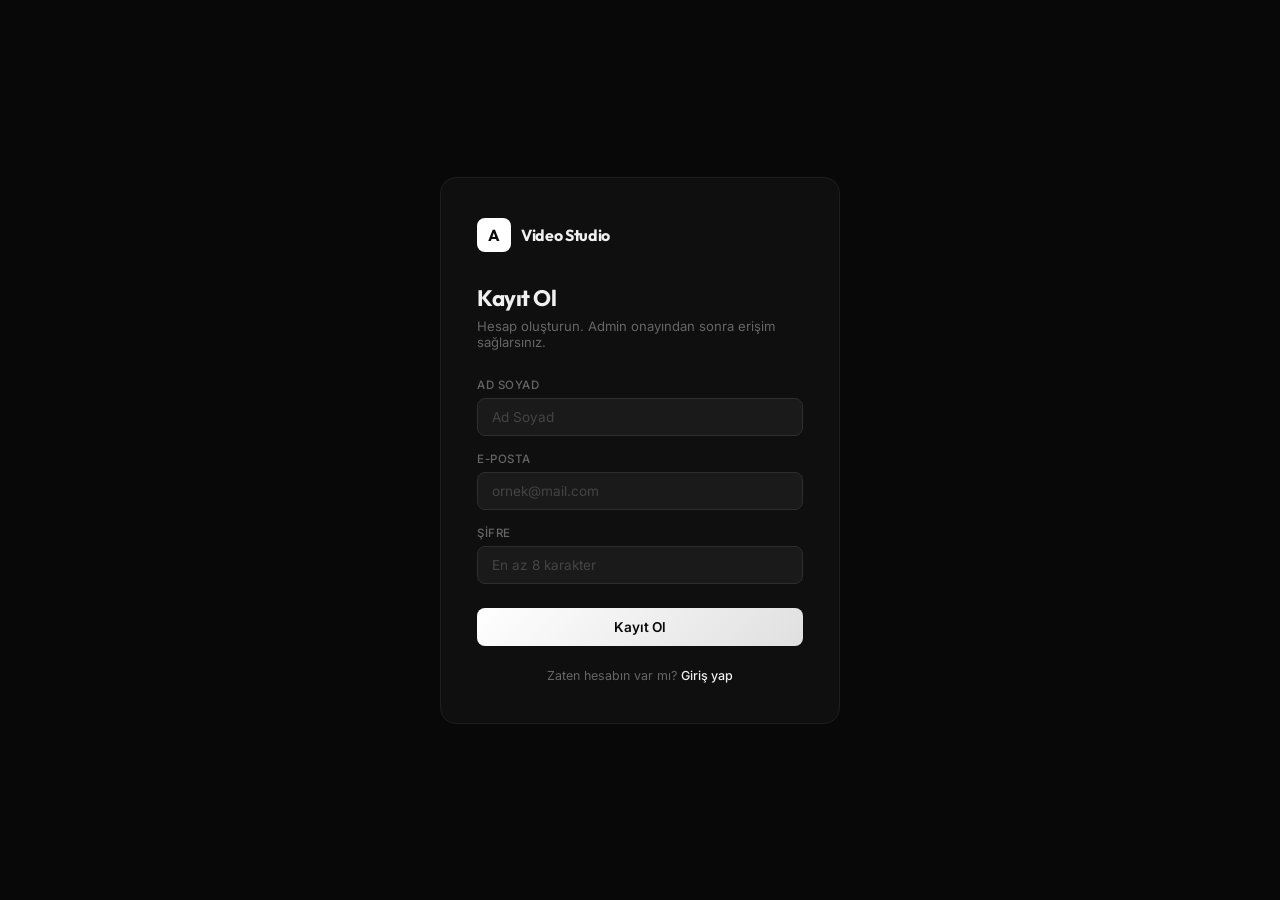
<file: frontend/register.html>
<!DOCTYPE html>
<html lang="tr">
<head>
    <meta charset="UTF-8">
    <meta name="viewport" content="width=device-width, initial-scale=1.0">
    <title>Kayıt Ol — Antigravity Video Studio</title>
    <link rel="preconnect" href="https://fonts.googleapis.com">
    <link rel="preconnect" href="https://fonts.gstatic.com" crossorigin>
    <link href="https://fonts.googleapis.com/css2?family=Inter:wght@400;500;600;700&family=Outfit:wght@600;700&display=swap" rel="stylesheet">
    <style>
        *, *::before, *::after { margin: 0; padding: 0; box-sizing: border-box; }

        :root {
            --bg: #080808;
            --card: #0f0f0f;
            --border: #1e1e1e;
            --text: #f0f0f0;
            --text-muted: #666666;
            --input-bg: #1a1a1a;
            --input-border: #2e2e2e;
            --gradient-btn: linear-gradient(135deg, #ffffff 0%, #e0e0e0 100%);
            --btn-text: #0a0a0a;
            --font: 'Inter', sans-serif;
            --font-display: 'Outfit', sans-serif;
        }

        body {
            font-family: var(--font);
            background: var(--bg);
            color: var(--text);
            min-height: 100vh;
            display: flex;
            align-items: center;
            justify-content: center;
            -webkit-font-smoothing: antialiased;
        }

        .auth-card {
            width: 100%;
            max-width: 400px;
            background: var(--card);
            border: 1px solid var(--border);
            border-radius: 16px;
            padding: 40px 36px;
            margin: 20px;
        }

        .auth-logo {
            display: flex;
            align-items: center;
            gap: 10px;
            margin-bottom: 32px;
        }

        .auth-logo-mark {
            width: 34px;
            height: 34px;
            background: #ffffff;
            border-radius: 8px;
            display: flex;
            align-items: center;
            justify-content: center;
            font-family: var(--font-display);
            font-weight: 700;
            font-size: 1rem;
            color: #0a0a0a;
            flex-shrink: 0;
        }

        .auth-logo-name {
            font-family: var(--font-display);
            font-weight: 700;
            font-size: 1rem;
            color: var(--text);
            letter-spacing: -0.02em;
        }

        .auth-title {
            font-family: var(--font-display);
            font-weight: 700;
            font-size: 1.4rem;
            color: var(--text);
            letter-spacing: -0.02em;
            margin-bottom: 6px;
        }

        .auth-sub {
            font-size: 0.82rem;
            color: var(--text-muted);
            margin-bottom: 28px;
        }

        .form-group {
            display: flex;
            flex-direction: column;
            gap: 6px;
            margin-bottom: 16px;
        }

        .form-label {
            font-size: 0.72rem;
            font-weight: 500;
            color: var(--text-muted);
            text-transform: uppercase;
            letter-spacing: 0.05em;
        }

        .form-input {
            width: 100%;
            padding: 10px 14px;
            font-size: 0.85rem;
            border: 1px solid var(--input-border);
            border-radius: 8px;
            background: var(--input-bg);
            color: var(--text);
            font-family: var(--font);
            outline: none;
            transition: border-color 0.15s ease;
        }

        .form-input:focus { border-color: #555; }
        .form-input::placeholder { color: #444; }

        .submit-btn {
            width: 100%;
            padding: 11px;
            margin-top: 8px;
            background: var(--gradient-btn);
            color: var(--btn-text);
            border: none;
            border-radius: 8px;
            font-family: var(--font);
            font-weight: 600;
            font-size: 0.85rem;
            cursor: pointer;
            transition: opacity 0.15s ease, transform 0.15s ease;
        }

        .submit-btn:hover:not(:disabled) { opacity: 0.9; transform: translateY(-1px); }
        .submit-btn:disabled { opacity: 0.4; cursor: not-allowed; }

        .auth-footer {
            text-align: center;
            margin-top: 22px;
            font-size: 0.78rem;
            color: var(--text-muted);
        }

        .auth-footer a {
            color: var(--text);
            text-decoration: none;
            font-weight: 500;
        }

        .auth-footer a:hover { text-decoration: underline; }

        .error-box {
            display: none;
            align-items: center;
            gap: 8px;
            padding: 10px 14px;
            background: rgba(184, 84, 80, 0.1);
            border: 1px solid rgba(184, 84, 80, 0.3);
            border-radius: 8px;
            color: #d97370;
            font-size: 0.78rem;
            margin-bottom: 16px;
        }

        .error-box.show { display: flex; }

        /* Success state */
        .success-state {
            display: none;
            flex-direction: column;
            align-items: center;
            text-align: center;
            gap: 16px;
            padding: 8px 0;
        }

        .success-state.show { display: flex; }

        .success-icon {
            width: 56px;
            height: 56px;
            background: rgba(255,255,255,0.06);
            border: 1px solid rgba(255,255,255,0.1);
            border-radius: 50%;
            display: flex;
            align-items: center;
            justify-content: center;
            font-size: 1.4rem;
        }

        .success-title {
            font-family: var(--font-display);
            font-weight: 700;
            font-size: 1.1rem;
            color: var(--text);
        }

        .success-desc {
            font-size: 0.82rem;
            color: var(--text-muted);
            line-height: 1.6;
            max-width: 280px;
        }

        .success-link {
            font-size: 0.78rem;
            color: var(--text);
            text-decoration: none;
            font-weight: 500;
            border: 1px solid rgba(255,255,255,0.12);
            padding: 8px 20px;
            border-radius: 8px;
            transition: background 0.15s;
        }

        .success-link:hover { background: rgba(255,255,255,0.06); }
    </style>
</head>
<body>

<div class="auth-card">
    <div class="auth-logo">
        <div class="auth-logo-mark">A</div>
        <div class="auth-logo-name">Video Studio</div>
    </div>

    <!-- Form görünümü -->
    <div id="form-view">
        <h1 class="auth-title">Kayıt Ol</h1>
        <p class="auth-sub">Hesap oluşturun. Admin onayından sonra erişim sağlarsınız.</p>

        <div class="error-box" id="error-box">
            <span>⚠</span>
            <span id="error-msg"></span>
        </div>

        <form id="register-form">
            <div class="form-group">
                <label class="form-label" for="full_name">Ad Soyad</label>
                <input class="form-input" type="text" id="full_name" placeholder="Ad Soyad" required autocomplete="name">
            </div>
            <div class="form-group">
                <label class="form-label" for="email">E-posta</label>
                <input class="form-input" type="email" id="email" placeholder="ornek@mail.com" required autocomplete="email">
            </div>
            <div class="form-group">
                <label class="form-label" for="password">Şifre</label>
                <input class="form-input" type="password" id="password" placeholder="En az 8 karakter" required minlength="8" autocomplete="new-password">
            </div>
            <button class="submit-btn" type="submit" id="submit-btn">Kayıt Ol</button>
        </form>

        <div class="auth-footer">
            Zaten hesabın var mı? <a href="/login">Giriş yap</a>
        </div>
    </div>

    <!-- Başarı görünümü -->
    <div class="success-state" id="success-view">
        <div class="success-icon">✓</div>
        <div class="success-title">Kaydınız Alındı</div>
        <p class="success-desc">
            Hesabınız oluşturuldu. Admin onayından sonra giriş yapabilirsiniz.
            Onay bildirimi için yöneticinizle iletişime geçin.
        </p>
        <a href="/login" class="success-link">Giriş sayfasına git</a>
    </div>
</div>

<script>
    document.getElementById('register-form').addEventListener('submit', async (e) => {
        e.preventDefault();
        const btn = document.getElementById('submit-btn');
        const errorBox = document.getElementById('error-box');
        const errorMsg = document.getElementById('error-msg');

        errorBox.classList.remove('show');
        btn.disabled = true;
        btn.textContent = 'Kayıt yapılıyor…';

        try {
            const res = await fetch('/auth/register', {
                method: 'POST',
                headers: { 'Content-Type': 'application/json' },
                body: JSON.stringify({
                    full_name: document.getElementById('full_name').value.trim(),
                    email: document.getElementById('email').value.trim(),
                    password: document.getElementById('password').value,
                }),
            });

            let data = {};
            try { data = await res.json(); } catch {}

            if (!res.ok) {
                errorMsg.textContent = data.detail || 'Kayıt başarısız.';
                errorBox.classList.add('show');
                return;
            }

            document.getElementById('form-view').style.display = 'none';
            document.getElementById('success-view').classList.add('show');
        } catch {
            errorMsg.textContent = 'Bağlantı hatası. Lütfen tekrar deneyin.';
            errorBox.classList.add('show');
        } finally {
            btn.disabled = false;
            btn.textContent = 'Kayıt Ol';
        }
    });
</script>

</body>
</html>
</file>
